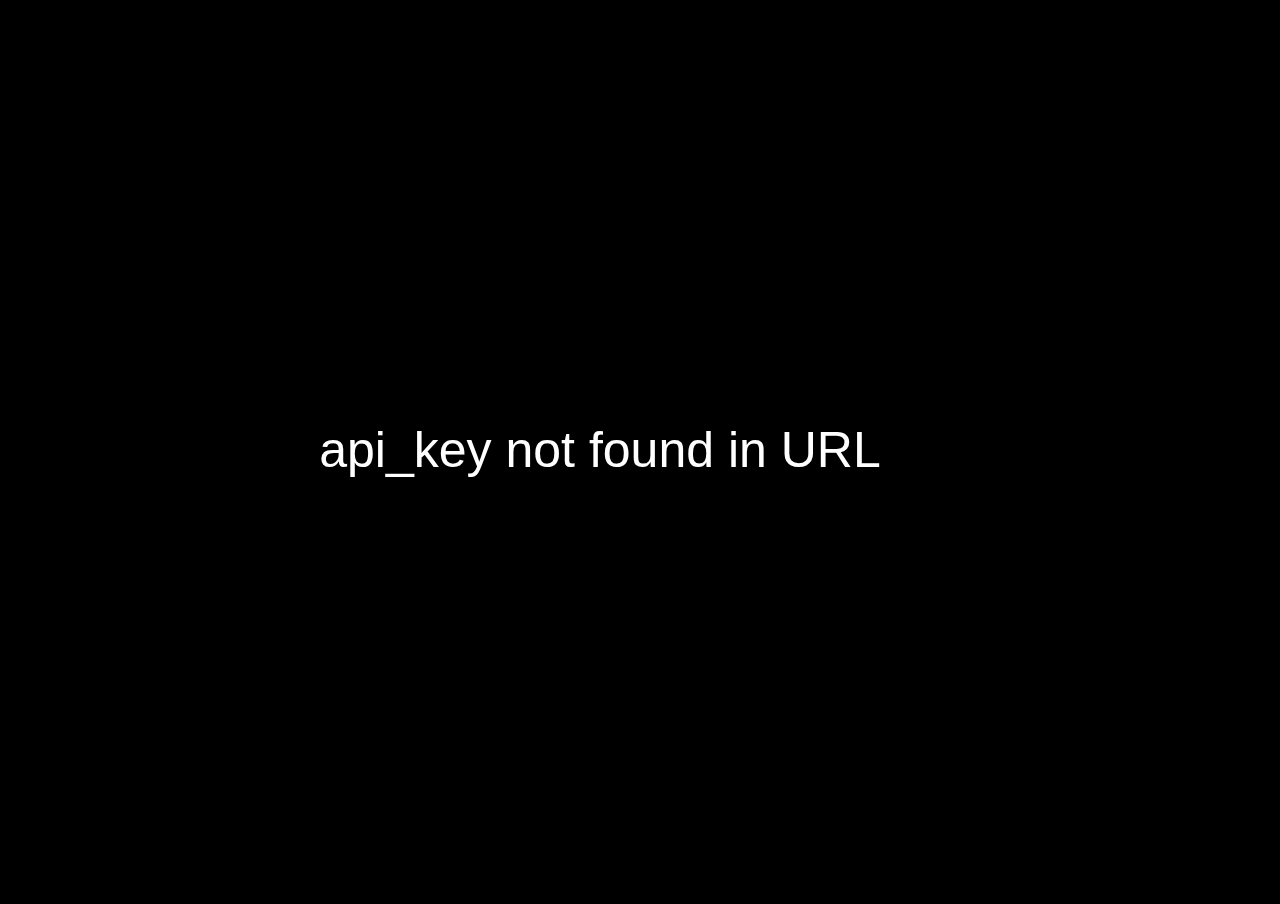
<file: wave-v1/index.html>
<!DOCTYPE html>
<html>
<head>
  <meta charset="UTF-8">
  <title>HardWave - Telegram Media Display</title>
  <style>
    * {
      margin: 0;
      padding: 0;
      box-sizing: border-box;
    }
    html, body {
      width: 100%;
      height: 100%;
      background: #000;
      overflow: hidden;
      padding-right: 40px;
      cursor: none;
    }
    iframe {
      width: 100%;
      height: 100%;
      border: none;
    }
    .key-display-overlay {
      position: fixed;
      top: 0;
      left: 0;
      width: 100%;
      height: 100%;
      display: flex;
      justify-content: center;
      align-items: center;
      pointer-events: none;
      z-index: 9999;
    }
    .key-display-text {
      font-size: 20vw;
      font-weight: bold;
      color: red;
      -webkit-text-stroke: 4px blue;
      text-stroke: 4px blue;
      paint-order: stroke fill;
      opacity: 0;
      transform: scale(1);
      transition: none;
      text-align: center;
      max-width: 90%;
    }
    .key-display-text.visible {
      opacity: 1;
      transform: scale(1);
    }
    .key-display-text.fading {
      opacity: 0;
      transform: scale(1.5);
      transition: opacity 0.8s ease-out, transform 0.8s ease-out;
    }
  </style>
</head>
<body>
  <div class="key-display-overlay"><div class="key-display-text" id="keyDisplay"></div></div>
  <iframe id="displayFrame" sandbox="allow-scripts" src="plugin-media-display.html"></iframe>

  <script>
    // ============================================================
    // CONFIG - All configurable constants in one place
    // ============================================================
    const CONFIG = {
      CHAT_NAME: '@xexecut_chat',
      TIMEZONE: 'Europe/Belgrade',

      // WebHID Device
      HID_VENDOR_ID: 0x239A,
      HID_PRODUCT_ID: 0x80B4,
      HID_USAGE_PAGE: 0xFF00,
      HID_USAGE: 0x01,
      HID_REPORT_ID: 0x04,
      HID_REPORT_LENGTH: 48,
      HID_TEXT_MAX_LENGTH: 46,

      // HID Commands
      CMD_RUNNING_TEXT: 0x10,
      CMD_TIME_SYNC: 0x12,
      CMD_RAW: 0x14,

      // Timing
      TIME_SYNC_INTERVAL_MS: 60 * 60 * 1000,
      POLL_TIMEOUT_SECONDS: 30,
      KEY_DISPLAY_DURATION_MS: 1000,
      KEY_FADE_DURATION_MS: 800,
    };

    // Plugin registry: name -> path
    const PLUGINS = {
      'media': 'plugin-media-display.html',
      'snake': 'plugin-snake.html',
    };

    const DEFAULT_PLUGIN = 'media';

    // Key mapping from hardware buttons
    const KEY_MAP = {
      'c': 'COOK',
      'C': 'COOK',
      'd': 'DEFROST',
      'D': 'DEFROST',
      'r': 'REHEAT',
      'R': 'REHEAT',
      'w': 'WAVES',
      'W': 'WAVES',
      't': 'TIME',
      'T': 'TIME',
      'e': 'ELEMENTS',
      'E': 'ELEMENTS',
      '+': 'PLUS',
      '-': 'MINUS',
      'z': 'TEN_MIN',
      'Z': 'TEN_MIN',
      'y': 'ONE_MIN',
      'Y': 'ONE_MIN',
      'x': 'TEN_SEC',
      'X': 'TEN_SEC',
      'Escape': 'STOP',
      'Enter': 'START',
    };

    const displayFrame = document.getElementById('displayFrame');
    const keyDisplayEl = document.getElementById('keyDisplay');

    // ============================================================
    // PluginManager - Load and manage plugins
    // ============================================================
    const PluginManager = (function() {
      let currentPlugin = DEFAULT_PLUGIN;
      let onLoadCallback = null;

      function getPluginList() {
        return Object.keys(PLUGINS);
      }

      function loadPlugin(nameOrUrl) {
        const pluginPath = PLUGINS[nameOrUrl] || nameOrUrl;
        currentPlugin = nameOrUrl;
        console.log('[PluginManager] Loading plugin:', nameOrUrl, '->', pluginPath);
        displayFrame.src = pluginPath;
      }

      function getCurrentPlugin() {
        return currentPlugin;
      }

      function setOnLoadCallback(callback) {
        onLoadCallback = callback;
      }

      function triggerOnLoad() {
        if (onLoadCallback) onLoadCallback();
      }

      displayFrame.addEventListener('load', () => {
        triggerOnLoad();
      });

      return { getPluginList, loadPlugin, getCurrentPlugin, setOnLoadCallback };
    })();

    // ============================================================
    // KeyDisplay - Key overlay handler (in parent)
    // ============================================================
    const KeyDisplay = (function() {
      let fadeTimeout = null;
      let removeTimeout = null;
      let enabled = false;

      function show(key) {
        if (!enabled) return;

        if (fadeTimeout) clearTimeout(fadeTimeout);
        if (removeTimeout) clearTimeout(removeTimeout);

        const displayName = KEY_MAP[key] || key.toUpperCase();
        keyDisplayEl.classList.remove('fading');
        keyDisplayEl.classList.remove('visible');
        keyDisplayEl.textContent = displayName;

        void keyDisplayEl.offsetWidth;

        keyDisplayEl.classList.add('visible');

        fadeTimeout = setTimeout(() => {
          keyDisplayEl.classList.add('fading');
          keyDisplayEl.classList.remove('visible');

          removeTimeout = setTimeout(() => {
            keyDisplayEl.classList.remove('fading');
          }, CONFIG.KEY_FADE_DURATION_MS);
        }, CONFIG.KEY_DISPLAY_DURATION_MS);
      }

      function setEnabled(value) {
        enabled = value;
        if (!enabled) {
          keyDisplayEl.classList.remove('visible', 'fading');
        }
      }

      return { show, setEnabled };
    })();

    // ============================================================
    // KeyboardCommands - WebHID hardware interface
    // ============================================================
    const KeyboardCommands = (function() {
      let dev = null;

      const MACCYRILLIC_LOOKUP = {
        0x2020: 0xA0, 0x00B0: 0xA1, 0x0490: 0xA2, 0x00A3: 0xA3, 0x00A7: 0xA4,
        0x2022: 0xA5, 0x00B6: 0xA6, 0x0406: 0xA7, 0x00AE: 0xA8, 0x00A9: 0xA9,
        0x2122: 0xAA, 0x0402: 0xAB, 0x0452: 0xAC, 0x2260: 0xAD, 0x0403: 0xAE,
        0x0453: 0xAF, 0x221E: 0xB0, 0x00B1: 0xB1, 0x2264: 0xB2, 0x2265: 0xB3,
        0x0456: 0xB4, 0x00B5: 0xB5, 0x0491: 0xB6, 0x0408: 0xB7, 0x0404: 0xB8,
        0x0454: 0xB9, 0x0407: 0xBA, 0x0457: 0xBB, 0x0409: 0xBC, 0x0459: 0xBD,
        0x040A: 0xBE, 0x045A: 0xBF, 0x0458: 0xC0, 0x0405: 0xC1, 0x00AC: 0xC2,
        0x221A: 0xC3, 0x0192: 0xC4, 0x2248: 0xC5, 0x2206: 0xC6, 0x00AB: 0xC7,
        0x00BB: 0xC8, 0x2026: 0xC9, 0x00A0: 0xCA, 0x040B: 0xCB, 0x045B: 0xCC,
        0x040C: 0xCD, 0x045C: 0xCE, 0x0455: 0xCF, 0x2013: 0xD0, 0x2014: 0xD1,
        0x201C: 0xD2, 0x201D: 0xD3, 0x2018: 0xD4, 0x2019: 0xD5, 0x00F7: 0xD6,
        0x201E: 0xD7, 0x040E: 0xD8, 0x045E: 0xD9, 0x040F: 0xDA, 0x045F: 0xDB,
        0x2116: 0xDC, 0x0401: 0xDD, 0x0451: 0xDE, 0x044F: 0xDF, 0x20AC: 0xFF,
      };

      function encode(text) {
        text = text + "";
        const payload = new Uint8Array(text.length);

        for (let i = 0; i < text.length; i++) {
          let code = text.charCodeAt(i);
          if (code >= 0x20 && code <= 0x7f) {
            payload[i] = code;
          } else if (code >= 0x0410 && code <= 0x042f) {
            payload[i] = code - 0x0390;
          } else if (code >= 0x0430 && code <= 0x044e) {
            payload[i] = code - 0x0350;
          } else {
            let macCode = MACCYRILLIC_LOOKUP[code];
            if (macCode === undefined) {
              throw new Error('Symbol not available in Mac encoding: 0x' + code.toString(16));
            }
            payload[i] = macCode;
          }
        }

        return payload;
      }

      function handleDisconnect(event) {
        if (dev && event.device === dev) {
          console.log('[KeyboardCommands] Device disconnected');
          dev = null;
        }
      }

      async function ensureDevice() {
        if (!("hid" in navigator)) throw new Error("WebHID not available");
        if (dev && dev.opened) return dev;

        const { HID_VENDOR_ID, HID_PRODUCT_ID, HID_USAGE_PAGE, HID_USAGE } = CONFIG;

        const granted = await navigator.hid.getDevices();
        dev = granted.find(d => d.vendorId === HID_VENDOR_ID && d.productId === HID_PRODUCT_ID) || null;

        if (!dev) {
          const picked = await navigator.hid.requestDevice({
            filters: [{ vendorId: HID_VENDOR_ID, productId: HID_PRODUCT_ID, usagePage: HID_USAGE_PAGE, usage: HID_USAGE }]
          });
          dev = picked?.[0] || null;
        }

        if (!dev) throw new Error("No device selected");
        if (!dev.opened) await dev.open();

        return dev;
      }

      function getCurrentTime() {
        const now = new Date();
        const parts = new Intl.DateTimeFormat("en-GB", {
          timeZone: CONFIG.TIMEZONE,
          year: "numeric",
          month: "2-digit",
          day: "2-digit",
          hour: "2-digit",
          minute: "2-digit",
          second: "2-digit",
          hour12: false,
        }).formatToParts(now);

        const map = Object.fromEntries(parts.filter(p => p.type !== "literal").map(p => [p.type, p.value]));
        const y = Number(map.year);
        const mo = Number(map.month);
        const d = Number(map.day);
        const h = Number(map.hour);
        const mi = Number(map.minute);
        const s = Number(map.second);

        return Math.floor(Date.UTC(y, mo - 1, d, h, mi, s) / 1000);
      }

      async function sendCommand(type, data) {
        const device = await ensureDevice();
        const payload = new Uint8Array(CONFIG.HID_REPORT_LENGTH);

        if (type === 'timeSync') {
          payload[0] = CONFIG.CMD_TIME_SYNC;
          const ts = data !== undefined ? data : getCurrentTime();
          const dv = new DataView(payload.buffer);
          dv.setUint32(1, ts >>> 0, true);
          console.log('[KeyboardCommands] Sending time sync:', ts, '(' + new Date(ts * 1000).toISOString() + ')');
        } else if (type === 'runningText') {
          payload[0] = CONFIG.CMD_RUNNING_TEXT;
          let bytes = encode(data || '');
          if (bytes.length > CONFIG.HID_TEXT_MAX_LENGTH) bytes = bytes.slice(0, CONFIG.HID_TEXT_MAX_LENGTH);
          payload.set(bytes, 1);
          payload[1 + bytes.length] = 0x00;
          console.log('[KeyboardCommands] Sending running text:', data);
        } else if (type === 'raw') {
          payload[0] = CONFIG.CMD_RAW;
          const digits = data.digits || [0, 0, 0, 0];
          const symbols = data.symbols || 0;
          payload[1] = digits[0] & 0x7F;
          payload[2] = digits[1] & 0x7F;
          payload[3] = digits[2] & 0x7F;
          payload[4] = digits[3] & 0x7F;
          payload[5] = symbols & 0xFF;
          payload[6] = (symbols >> 8) & 0x0F;
          console.log('[KeyboardCommands] Sending raw:', { digits, symbols });
        } else {
          throw new Error('Unknown command type: ' + type);
        }

        await device.sendReport(CONFIG.HID_REPORT_ID, payload);
      }

      if ("hid" in navigator) {
        navigator.hid.addEventListener('disconnect', handleDisconnect);
      }

      // Initial time sync
      (async () => {
        try {
          await sendCommand('timeSync');
          console.log('[KeyboardCommands] Initial time sync completed');
        } catch (e) {
          console.log('[KeyboardCommands] Initial time sync skipped (no device):', e.message);
        }
      })();

      // Periodic time sync
      setInterval(async () => {
        try {
          await sendCommand('timeSync');
          console.log('[KeyboardCommands] Periodic time sync completed');
        } catch (e) {
          console.log('[KeyboardCommands] Periodic time sync failed:', e.message);
        }
      }, CONFIG.TIME_SYNC_INTERVAL_MS);

      return { sendCommand, ensureDevice };
    })();

    // ============================================================
    // Handle messages from child iframe
    // ============================================================
    window.addEventListener('message', async (event) => {
      if (event.source !== displayFrame.contentWindow) return;

      const msg = event.data;
      if (!msg || !msg.type) return;

      if (msg.type === 'hid') {
        console.log('[Parent] Received HID command from child:', msg);
        try {
          if (msg.command === 'runningText') {
            await KeyboardCommands.sendCommand('runningText', msg.text);
            sendToChild({ type: 'hidResult', success: true, command: msg.command });
          } else if (msg.command === 'raw') {
            await KeyboardCommands.sendCommand('raw', { digits: msg.digits, symbols: msg.symbols });
            sendToChild({ type: 'hidResult', success: true, command: msg.command });
          }
        } catch (err) {
          console.error('[Parent] HID command failed:', err);
          sendToChild({ type: 'hidResult', success: false, command: msg.command, error: err.message });
        }
      } else if (msg.type === 'keyDisplayMode') {
        KeyDisplay.setEnabled(msg.enabled);
        console.log('[Parent] Key display mode:', msg.enabled ? 'on' : 'off');
      }
    });

    // ============================================================
    // Forward keypresses to child iframe
    // ============================================================
    document.addEventListener('keydown', (e) => {
      KeyDisplay.show(e.key);
      const description = KEY_MAP[e.key] || null;
      sendToChild({ type: 'keypress', key: e.key, description });
    });

    function sendToChild(msg) {
      displayFrame.contentWindow.postMessage(msg, '*');
    }

    // ============================================================
    // TelegramAPI - Telegram Bot API interface
    // ============================================================
    const TelegramAPI = (function() {
      let apiKey = null;

      function init(key) {
        apiKey = key;
      }

      async function sendReaction(chatId, messageId, emoji) {
        try {
          await fetch(`https://api.telegram.org/bot${apiKey}/setMessageReaction`, {
            method: 'POST',
            headers: { 'Content-Type': 'application/json' },
            body: JSON.stringify({
              chat_id: chatId,
              message_id: messageId,
              reaction: [{ type: 'emoji', emoji }]
            })
          });
        } catch (err) {
          console.error('[TelegramAPI] Failed to send reaction:', err);
        }
      }

      async function getFileUrl(fileId) {
        const res = await fetch(`https://api.telegram.org/bot${apiKey}/getFile?file_id=${fileId}`);
        const data = await res.json();
        if (!data.ok) {
          throw new Error('Telegram API error: ' + JSON.stringify(data));
        }
        console.log('[TelegramAPI] File fetched:', data.result.file_path);
        return `https://api.telegram.org/file/bot${apiKey}/${data.result.file_path}`;
      }

      async function getUpdates(offset) {
        const url = `https://api.telegram.org/bot${apiKey}/getUpdates?offset=${offset}&timeout=${CONFIG.POLL_TIMEOUT_SECONDS}`;
        const res = await fetch(url);
        return await res.json();
      }

      async function acknowledgeUpdate(offset) {
        const res = await fetch(`https://api.telegram.org/bot${apiKey}/getUpdates?offset=${offset}&timeout=0`);
        await res.json();
      }

      async function sendMessage(chatId, text) {
        try {
          await fetch(`https://api.telegram.org/bot${apiKey}/sendMessage`, {
            method: 'POST',
            headers: { 'Content-Type': 'application/json' },
            body: JSON.stringify({
              chat_id: chatId,
              text: text
            })
          });
        } catch (err) {
          console.error('[TelegramAPI] Failed to send message:', err);
        }
      }

      return { init, sendReaction, getFileUrl, getUpdates, acknowledgeUpdate, sendMessage };
    })();

    // ============================================================
    // Main Application
    // ============================================================
    (async function Main() {
      console.log('[INIT] Starting Telegram Updates viewer (parent frame)');

      // Parse URL parameters
      const params = new URLSearchParams(window.location.search);
      const queryKey = params.get('api_key');
      const keepAspectRatio = params.get('respect_aspect_ratio') === '1' || params.get('respect_aspect_ratio') === 'true';
      const requireUsername = params.get('require_username') === '1' || params.get('require_username') === 'true';
      const allowedChatId = params.get('chat_id') || null;
      const adminIdsParam = params.get('admin_ids');

      console.log('[CONFIG] URL parameters:', { hasApiKey: !!queryKey, keepAspectRatio, requireUsername, allowedChatId, adminIdsParam });

      // Validate required params
      if (!queryKey) {
        console.error('[CONFIG] No API key found in URL - aborting');
        PluginManager.setOnLoadCallback(() => sendToChild({ type: 'error', message: 'api_key not found in URL' }));
        return;
      }
      if (!allowedChatId) {
        console.error('[CONFIG] No chat_id found in URL - aborting');
        PluginManager.setOnLoadCallback(() => sendToChild({ type: 'error', message: 'chat_id not found in URL' }));
        return;
      }
      if (!adminIdsParam) {
        console.error('[CONFIG] No admin_ids found in URL - aborting');
        PluginManager.setOnLoadCallback(() => sendToChild({ type: 'error', message: 'admin_ids not found in URL' }));
        return;
      }

      const adminIds = adminIdsParam.split(',').map(id => parseInt(id.trim(), 10));
      TelegramAPI.init(queryKey);
      console.log('[CONFIG] API key loaded from URL');

      let offset = 0;

      // Display status from localStorage
      const DISPLAY_STATUS_KEY = 'hardwave_display_enabled';
      let displayEnabled = localStorage.getItem(DISPLAY_STATUS_KEY) !== 'off';
      console.log('[CONFIG] Display enabled:', displayEnabled);

      PluginManager.setOnLoadCallback(() => {
        sendToChild({ type: 'init', chatName: CONFIG.CHAT_NAME, keepAspectRatio });
        if (!displayEnabled) {
          sendToChild({ type: 'displayOff' });
        }
      });

      function isAdminCommand(message, commandText) {
        const isFromAdmin = message.from && adminIds.includes(message.from.id);
        const isForwarded = message.forward_from || message.forward_from_chat || message.forward_date || message.forward_origin;
        const isCommand = (message.text || '') === commandText;
        return isFromAdmin && !isForwarded && isCommand;
      }

      function isAdminCommandPrefix(message, commandPrefix) {
        const isFromAdmin = message.from && adminIds.includes(message.from.id);
        const isForwarded = message.forward_from || message.forward_from_chat || message.forward_date || message.forward_origin;
        const text = message.text || '';
        const isCommand = text === commandPrefix || text.startsWith(commandPrefix + ' ');
        return isFromAdmin && !isForwarded && isCommand;
      }

      function extractMediaInfo(message) {
        if (message.photo?.length > 0) {
          return { fileId: message.photo[message.photo.length - 1].file_id, isVideo: false };
        }
        if (message.animation) return { fileId: message.animation.file_id, isVideo: true };
        if (message.video) return { fileId: message.video.file_id, isVideo: true };
        if (message.video_note) return { fileId: message.video_note.file_id, isVideo: true };
        return null;
      }

      async function processUpdate(update) {
        console.log('[POLL] Processing update:', { update_id: update.update_id });

        const message = update.message;
        if (!message) {
          console.log('[POLL] Skipping update - no message field present');
          return;
        }

        const isFromAdmin = message.from && adminIds.includes(message.from.id);

        // Handle admin commands in parent
        if (isAdminCommand(message, '/off')) {
          console.log('[COMMAND] /off triggered by admin:', message.from.id);
          displayEnabled = false;
          localStorage.setItem(DISPLAY_STATUS_KEY, 'off');
          sendToChild({ type: 'displayOff' });
          await TelegramAPI.sendReaction(message.chat.id, message.message_id, '👀');
          return;
        }

        if (isAdminCommand(message, '/on')) {
          console.log('[COMMAND] /on triggered by admin:', message.from.id);
          displayEnabled = true;
          localStorage.setItem(DISPLAY_STATUS_KEY, 'on');
          sendToChild({ type: 'displayOn' });
          await TelegramAPI.sendReaction(message.chat.id, message.message_id, '👀');
          return;
        }

        if (isAdminCommand(message, '/reload')) {
          console.log('[COMMAND] /reload triggered by admin:', message.from.id);
          await TelegramAPI.sendReaction(message.chat.id, message.message_id, '👀');
          await TelegramAPI.acknowledgeUpdate(update.update_id + 1);
          console.log('[COMMAND] Reload acknowledged, reloading page...');
          location.reload();
          return;
        }

        if (isAdminCommandPrefix(message, '/plugin')) {
          const text = message.text || '';
          const arg = text.substring('/plugin'.length).trim();

          if (!arg) {
            // List available plugins
            const plugins = PluginManager.getPluginList();
            const current = PluginManager.getCurrentPlugin();
            const list = plugins.map(p => (p === current ? `* ${p}` : `  ${p}`)).join('\n');
            await TelegramAPI.sendMessage(message.chat.id, `Available plugins:\n${list}\n\nUsage: /plugin <name|url>`);
            await TelegramAPI.sendReaction(message.chat.id, message.message_id, '👀');
          } else {
            // Load plugin by name or URL
            console.log('[COMMAND] /plugin triggered by admin:', message.from.id, 'arg:', arg);
            PluginManager.loadPlugin(arg);
            await TelegramAPI.sendReaction(message.chat.id, message.message_id, '👀');
          }
          return;
        }

        // When display is off, ignore non-admin messages
        if (!displayEnabled && !isFromAdmin) {
          console.log('[POLL] Skipping - display is off and message is from non-admin');
          return;
        }

        // Filter checks
        if (allowedChatId && String(message.chat.id) !== allowedChatId) {
          console.log('[POLL] Skipping - chat_id mismatch');
          return;
        }
        if (requireUsername && !message.from.username) {
          console.log('[POLL] Skipping - user has no username');
          return;
        }
        if (message.has_media_spoiler) {
          console.log('[POLL] Skipping - has media spoiler');
          return;
        }

        const sender = message.from.first_name + (message.from.username ? ' @' + message.from.username : '');
        const text = message.text || message.caption || '';
        const media = extractMediaInfo(message);

        // Send command text to child if starts with /
        if (text.startsWith('/')) {
          sendToChild({
            type: 'command',
            text: text,
            sender: sender,
            isAdmin: isFromAdmin,
            chatId: message.chat.id,
            messageId: message.message_id
          });
        }

        // Process and send media to child
        if (media && displayEnabled) {
          try {
            const fileUrl = await TelegramAPI.getFileUrl(media.fileId);
            const payload = {
              type: 'media',
              sender: sender,
              isAdmin: isFromAdmin
            };
            if (media.isVideo) {
              payload.videoUrl = fileUrl;
            } else {
              payload.photoUrl = fileUrl;
            }
            sendToChild(payload);
            await TelegramAPI.sendReaction(message.chat.id, message.message_id, '👀');
          } catch (err) {
            console.error('[Parent] Failed to fetch/display media:', err);
          }
        }
      }

      async function pollUpdates() {
        while (true) {
          console.log('[POLL] Starting long-poll with offset:', offset);
          try {
            const data = await TelegramAPI.getUpdates(offset);

            if (data.ok && data.result.length > 0) {
              console.log('[POLL] Received', data.result.length, 'update(s)');
              for (const update of data.result) {
                await processUpdate(update);
                offset = update.update_id + 1;
              }
            } else if (data.ok) {
              console.log('[POLL] No new updates (timeout reached)');
            } else {
              console.error('[POLL] API returned error:', data);
            }
          } catch (e) {
            console.error('[POLL] Polling error:', e);
          }
        }
      }

      // Listen for reaction requests from child (added to main message handler above)
      window.addEventListener('message', async (event) => {
        if (event.source !== displayFrame.contentWindow) return;
        const msg = event.data;
        if (msg?.type === 'reaction') {
          await TelegramAPI.sendReaction(msg.chatId, msg.messageId, msg.emoji);
        }
      });

      console.log('[INIT] Starting polling loop');
      await pollUpdates();
    })();
  </script>
</body>
</html>
</file>
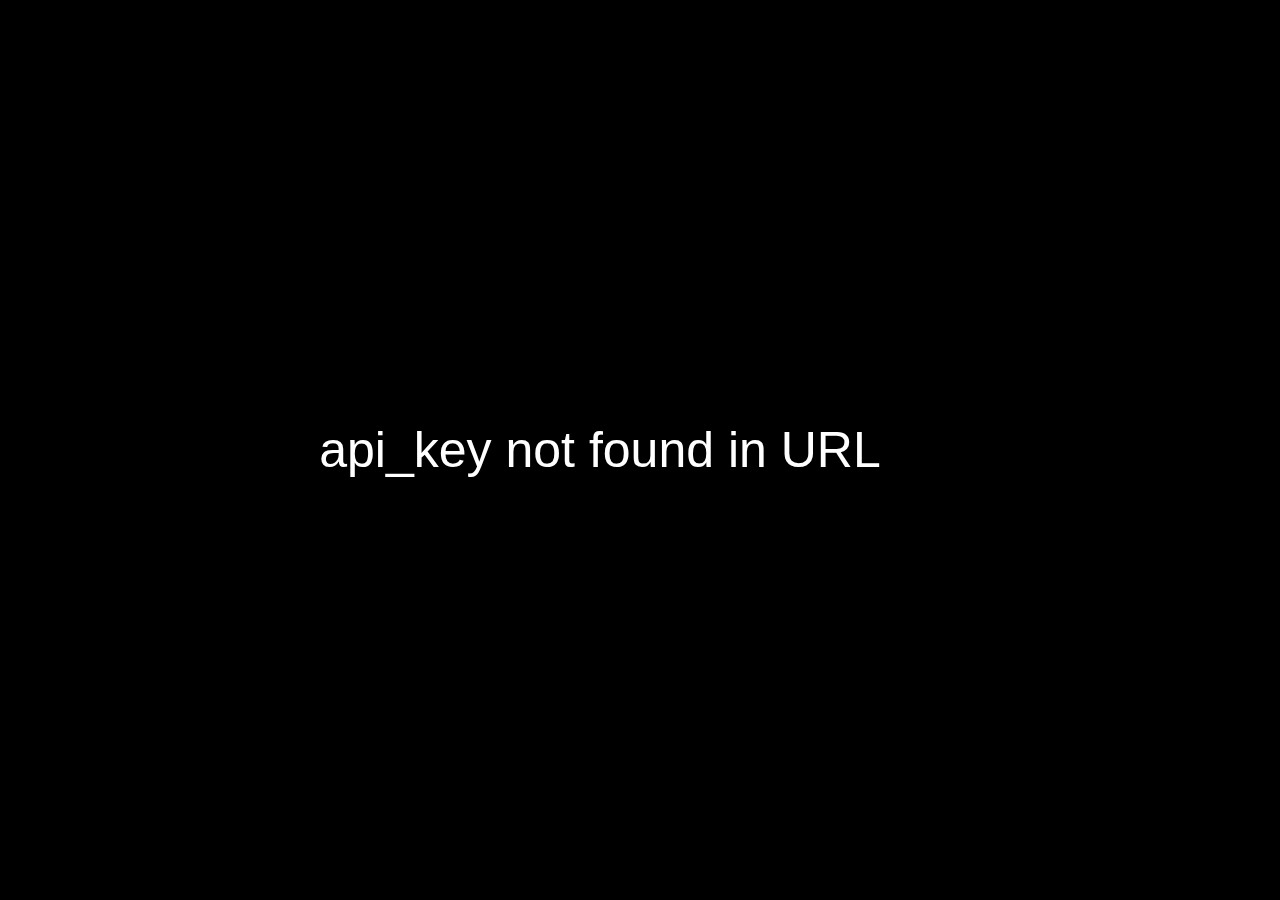
<file: www/index.html>
<!DOCTYPE html>
<html>
<head>
  <meta charset="UTF-8">
  <title>Telegram Updates</title>
  <style>
    * {
      margin: 0;
      padding: 0;
      box-sizing: border-box;
    }
    html, body {
      width: 100%;
      height: 100%;
      font-family: sans-serif;
      background: #000;
      color: #fff;
      overflow: hidden;
      padding-right: 40px;
    }
    .welcome {
      display: flex;
      justify-content: center;
      align-items: center;
      width: 100%;
      height: 100%;
      font-size: 50px;
      text-align: center;
    }
    .photo-view {
      display: none;
      flex-direction: column;
      width: 100%;
      height: 100%;
    }
    .header {
      display: flex;
      justify-content: space-between;
      align-items: center;
      padding: 20px;
      flex-shrink: 0;
    }
    .sender {
      font-size: 50px;
      font-weight: bold;
    }
    .bot-name {
      font-size: 50px;
    }
    .image-container {
      flex: 1;
      display: flex;
      justify-content: center;
      align-items: center;
      overflow: hidden;
    }
    .image-container img,
    .image-container video {
      width: 100%;
      height: 100%;
      object-fit: fill;
    }
    .image-container.keep-aspect img,
    .image-container.keep-aspect video {
      object-fit: contain;
    }
    #video {
      display: none;
    }
    .photo-view {
      cursor: none;
    }
  </style>
</head>
<body>
  <div class="welcome" id="welcome">send media in @xexecut_chat</div>

  <div class="photo-view" id="photoView">
    <div class="header">
      <div class="sender" id="sender"></div>
      <div class="bot-name">send media in @xexecut_chat</div>
    </div>
    <div class="image-container">
      <img id="photo" src="" alt="Photo">
      <video id="video" src="" autoplay loop muted playsinline></video>
    </div>
  </div>

  <script>
    (function() {
      console.log('[INIT] Starting Telegram Updates viewer');

      const params = new URLSearchParams(window.location.search);
      const queryKey = params.get('api_key');
      const keepAspectRatio = params.get('respect_aspect_ratio') === '1' || params.get('respect_aspect_ratio') === 'true';
      const allowedChatId = params.get('chat_id') || null;

      console.log('[CONFIG] URL parameters:', {
        hasApiKey: !!queryKey,
        keepAspectRatio,
        allowedChatId
      });

      if (!queryKey) {
        console.error('[CONFIG] No API key found in URL - aborting');
        document.body.innerHTML = '<div class="welcome">api_key not found in URL</div>';
        return;
      }

      if (!allowedChatId) {
        console.error('[CONFIG] No chat_id found in URL - aborting');
        document.body.innerHTML = '<div class="welcome">chat_id not found in URL</div>';
        return;
      }

      const apiKey = queryKey;
      console.log('[CONFIG] API key loaded from URL');

      const welcomeEl = document.getElementById('welcome');
      const photoViewEl = document.getElementById('photoView');
      const senderEl = document.getElementById('sender');
      const photoEl = document.getElementById('photo');
      const videoEl = document.getElementById('video');
      const imageContainerEl = document.querySelector('.image-container');

      if (keepAspectRatio) {
        imageContainerEl.classList.add('keep-aspect');
      }

      let offset = 0;

      function displayUpdate(update) {
        console.log('[DISPLAY] Processing update:', { update_id: update.update_id });
        console.log('[DISPLAY] Full JSON:', JSON.stringify(update, null, 2));

        const message = update.message;
        if (!message) {
          console.log('[DISPLAY] Skipping update - no message field present');
          return;
        }

        console.log('[DISPLAY] Message received:', {
          message_id: message.message_id,
          chat_id: message.chat.id,
          from: message.from.first_name,
          has_photo: !!(message.photo && message.photo.length > 0),
          has_video: !!message.video
        });

        // Filter by chat_id if specified
        if (allowedChatId && String(message.chat.id) !== allowedChatId) {
          console.log('[DISPLAY] Skipping message - chat_id filter mismatch:', {
            expected: allowedChatId,
            actual: message.chat.id
          });
          return;
        }

        // Filter out users without username
        if (!message.from.username) {
          console.log('[DISPLAY] Skipping message - user has no username:', {
            from: message.from.first_name,
            user_id: message.from.id
          });
          return;
        }

        const sender = message.from.first_name + (message.from.username ? ' @' + message.from.username : '');
        let fileId = null;
        let isVideo = false;

        if (message.photo && message.photo.length > 0) {
          fileId = message.photo[message.photo.length - 1].file_id;
          isVideo = false;
          console.log('[DISPLAY] Detected PHOTO, using largest size:', {
            photo_sizes_count: message.photo.length,
            selected_file_id: fileId
          });
        } else if (message.animation) {
          fileId = message.animation.file_id;
          isVideo = true;
          console.log('[DISPLAY] Detected GIF/ANIMATION:', { file_id: fileId });
        } else if (message.video) {
          fileId = message.video.file_id;
          isVideo = true;
          console.log('[DISPLAY] Detected VIDEO:', { file_id: fileId });
        }

        if (!fileId) {
          console.log('[DISPLAY] Message has no photo, video, or animation - ignoring');
        }

        if (fileId) {
          console.log('[DISPLAY] Fetching file from Telegram API...');
          fetch(`https://api.telegram.org/bot${apiKey}/getFile?file_id=${fileId}`)
            .then(res => res.json())
            .then(data => {
              if (data.ok) {
                const fileUrl = `https://api.telegram.org/file/bot${apiKey}/${data.result.file_path}`;
                console.log('[DISPLAY] File fetched successfully:', {
                  file_path: data.result.file_path,
                  isVideo
                });

                welcomeEl.style.display = 'none';
                photoViewEl.style.display = 'flex';
                senderEl.textContent = sender;

                if (isVideo) {
                  console.log('[DISPLAY] Rendering as VIDEO element');
                  photoEl.style.display = 'none';
                  photoEl.src = '';
                  videoEl.style.display = 'block';
                  videoEl.src = fileUrl;
                } else {
                  console.log('[DISPLAY] Rendering as IMG element');
                  videoEl.pause();
                  videoEl.src = '';
                  videoEl.style.display = 'none';
                  photoEl.style.display = 'block';
                  photoEl.src = fileUrl;
                }
              } else {
                console.error('[DISPLAY] Telegram API error:', data);
              }
            })
            .catch(err => {
              console.error('[DISPLAY] Failed to fetch file:', err);
            });
        }
      }

      async function pollUpdates() {
        console.log('[POLL] Starting long-poll request with offset:', offset);
        try {
          const url = `https://api.telegram.org/bot${apiKey}/getUpdates?offset=${offset}&timeout=30`;
          const res = await fetch(url);
          const data = await res.json();

          if (data.ok && data.result.length > 0) {
            console.log('[POLL] Received', data.result.length, 'update(s)');
            for (const update of data.result) {
              console.log('[POLL] Processing update_id:', update.update_id);
              displayUpdate(update);
              offset = update.update_id + 1;
              console.log('[POLL] Updated offset to:', offset);
            }
          } else if (data.ok) {
            console.log('[POLL] No new updates (timeout reached)');
          } else {
            console.error('[POLL] API returned error:', data);
          }
        } catch (e) {
          console.error('[POLL] Polling error:', e);
        }

        console.log('[POLL] Scheduling next poll...');
        pollUpdates();
      }

      console.log('[INIT] Starting polling loop');
      pollUpdates();
    })();
  </script>
</body>
</html>
</file>
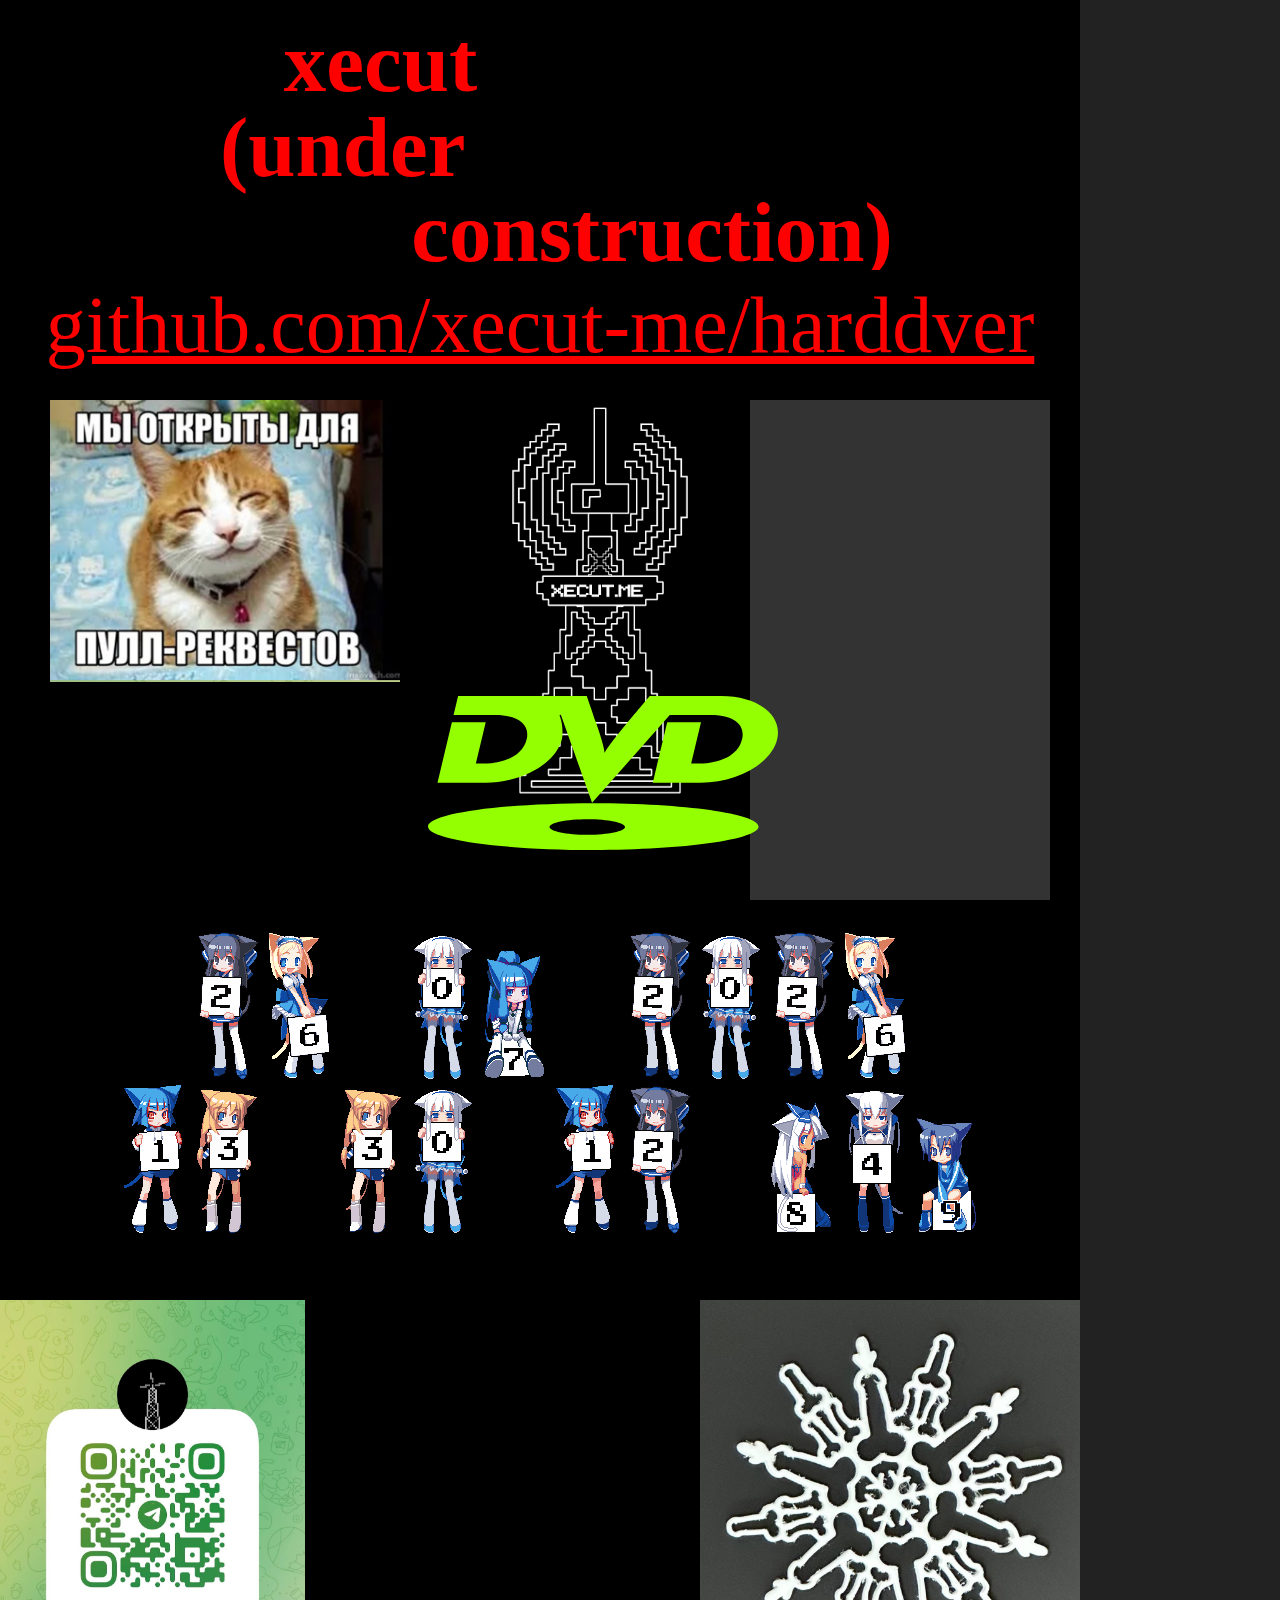
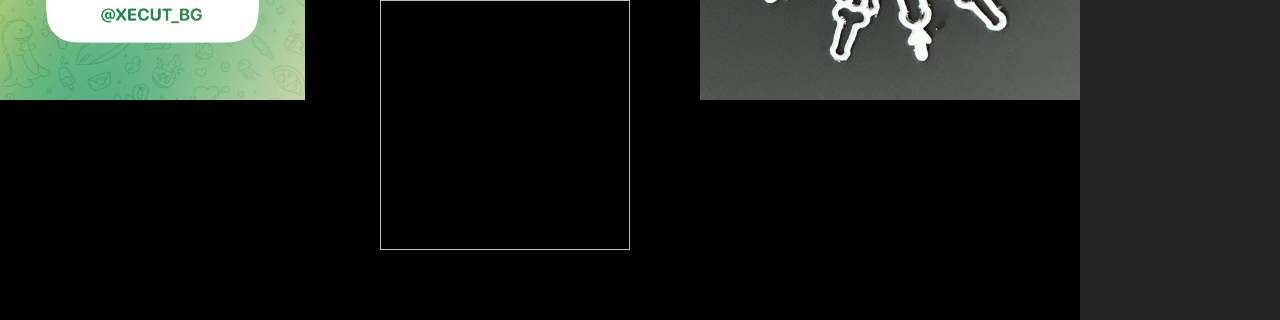
<file: harddver/static/index.html>
<!DOCTYPE html>
<html>

<head>
    <meta charset="utf-8" />
    <meta http-equiv="Content-Security-Policy"
        content="default-src 'self' *.xecut.me xecut.me; style-src 'self' 'unsafe-inline'; img-src 'self' data:" />
    <link rel="stylesheet" href="./main.css" />
</head>

<body>
    <div class="screen">
        <!-- top/bottom, left/right и width, height пожалуйста задавайте в html, чтобы было видно что где -->

        <div class="widget widget-caption" style="top: 20px;left: 220px;width: 760px;height: 250px;">
            &nbsp;&nbsp;&nbsp;xecut<br>
            (under<br>
            &nbsp;&nbsp;&nbsp;&nbsp;&nbsp;&nbsp;&nbsp;&nbsp;&nbsp;construction)
        </div>

        <div class="widget widget-pull-request" style="top: 280px;left: 0px;width: 1080px;height: 100px;">
            github.com/xecut-me/harddver
        </div>

        <div class="widget open-a-pr" style="top: 400px;left: 50px;width: 350px;height: 300px;">
            <img src="./img/pr.png" style="max-width: 100%; max-height: 100%;">
        </div>

        <div class="widget widget-xecut" style="top: 400px;left: 500px;width: 200px;height: 400px;">
            <img src="./img/xecut.png" class="image">
        </div>

        <div class="widget widget-chat" style="top: 400px;left: 750px;width: 300px;height: 500px;"></div>

        <div class="widget widget-temperature" style="top: 700px;left: 20px;width: 500px;height: 80px;"></div>

        <div class="widget widget-co2" style="top: 830px;left: 200px;width: 530px;height: 50px;"></div>

        <div class="widget widget-devices" style="top: 880px;left: 400px;width: 530px;height: 50px;"></div>

        <div class="widget widget-clock" style="top: 930px;left: 100px;width: 900px;height: 310px;">
            <div>
                <div class="clock-item clock-digit"></div>
                <div class="clock-item clock-digit"></div>
                <div class="clock-item"></div>
                <div class="clock-item clock-digit"></div>
                <div class="clock-item clock-digit"></div>
                <div class="clock-item"></div>
                <div class="clock-item clock-digit"></div>
                <div class="clock-item clock-digit"></div>
                <div class="clock-item clock-digit"></div>
                <div class="clock-item clock-digit"></div>
            </div>
            <div>
                <div class="clock-item clock-digit"></div>
                <div class="clock-item clock-digit"></div>
                <div class="clock-item"></div>
                <div class="clock-item clock-digit"></div>
                <div class="clock-item clock-digit"></div>
                <div class="clock-item"></div>
                <div class="clock-item clock-digit"></div>
                <div class="clock-item clock-digit"></div>
                <div class="clock-item"></div>
                <div class="clock-item clock-digit"></div>
                <div class="clock-item clock-digit"></div>
                <div class="clock-item clock-digit"></div>
            </div>
        </div>

        <div class="widget widget-tg" style="top: 1300px;left: 0px;width: 305px;height: 400px;">
            <img src="./img/xecut_tg.jpg" class="image">
        </div>

        <div class="widget widget-camera" style="top: 1300px;left: 350px;width: 400px;height: 400px;">
            <video class="camera" autoplay="" playsinline=""></video>
        </div>

        <div class="widget widget-snowflake" style="top: 1300px;left: 700px;width: 400px;height: 400px;">
            <img src="./img/snowflake.jpg" class="image">
        </div>

        <div class="widget widget-ai-token" style="top: 1600px;left: 380px;width: 250px;height: 250px;">
            <img class="ai-token"></img>
        </div>

        <div class="widget widget-dvd" style="top: 100px; left: 100px; width: 350px; height: 158px; color: red">
            <svg xmlns="http://www.w3.org/2000/svg" width="100%" height="100%" viewBox="0 0 1058.4 465.84">
                <path fill="red" id="dvd"
                    d="m91.053 0-13.719 57.707 102.28 0.039063h24c65.747 0 105.91 26.44 94.746 73.4-12.147 51.133-69.613 73.4-130.67 73.4h-22.947l29.787-125.45h-102.27l-43.521 183.2h145.05c109.07 0 212.76-57.573 231.01-131.15 3.3467-13.507 2.8806-47.253-5.3594-67.359-0.21299-0.787-0.42594-1.4-1.1855-3-0.293-0.653-0.56012-3.6412 1.1465-4.2812 0.947-0.36 2.7069 1.4944 2.9336 2.041 0.853 2.24 1.5059 3.9062 1.5059 3.9062l92.293 260.6 234.97-265.21 99.535-0.089844h24c65.76 0 106.25 26.44 95.092 73.4-12.147 51.133-69.947 73.4-131 73.4h-22.959l29.799-125.47h-102.27l-43.533 183.21h145.07c109.05 0 213.48-57.4 231-131.15 17.52-73.75-59.107-131.15-168.69-131.15h-216.4s-57.319 67.88-67.959 80.693c-57.12 68.787-67.241 87.226-68.961 91.986 0.24-4.8-1.8138-23.412-26.174-92.959-6.48-18.52-27.359-79.721-27.359-79.721h-389.25zm408.77 324.16c-276.04 0-499.83 31.72-499.83 70.84s223.79 70.84 499.83 70.84c276.04 0 499.83-31.72 499.83-70.84s-223.79-70.84-499.83-70.84zm-18.094 48.627c63.04 0 114.13 10.573 114.13 23.613s-51.095 23.613-114.13 23.613c-63.027 0-114.13-10.573-114.13-23.613s51.106-23.613 114.13-23.613z" />
            </svg>
        </div>
    </div>

    <script src="./main.js"></script>
</body>

</html>
</file>
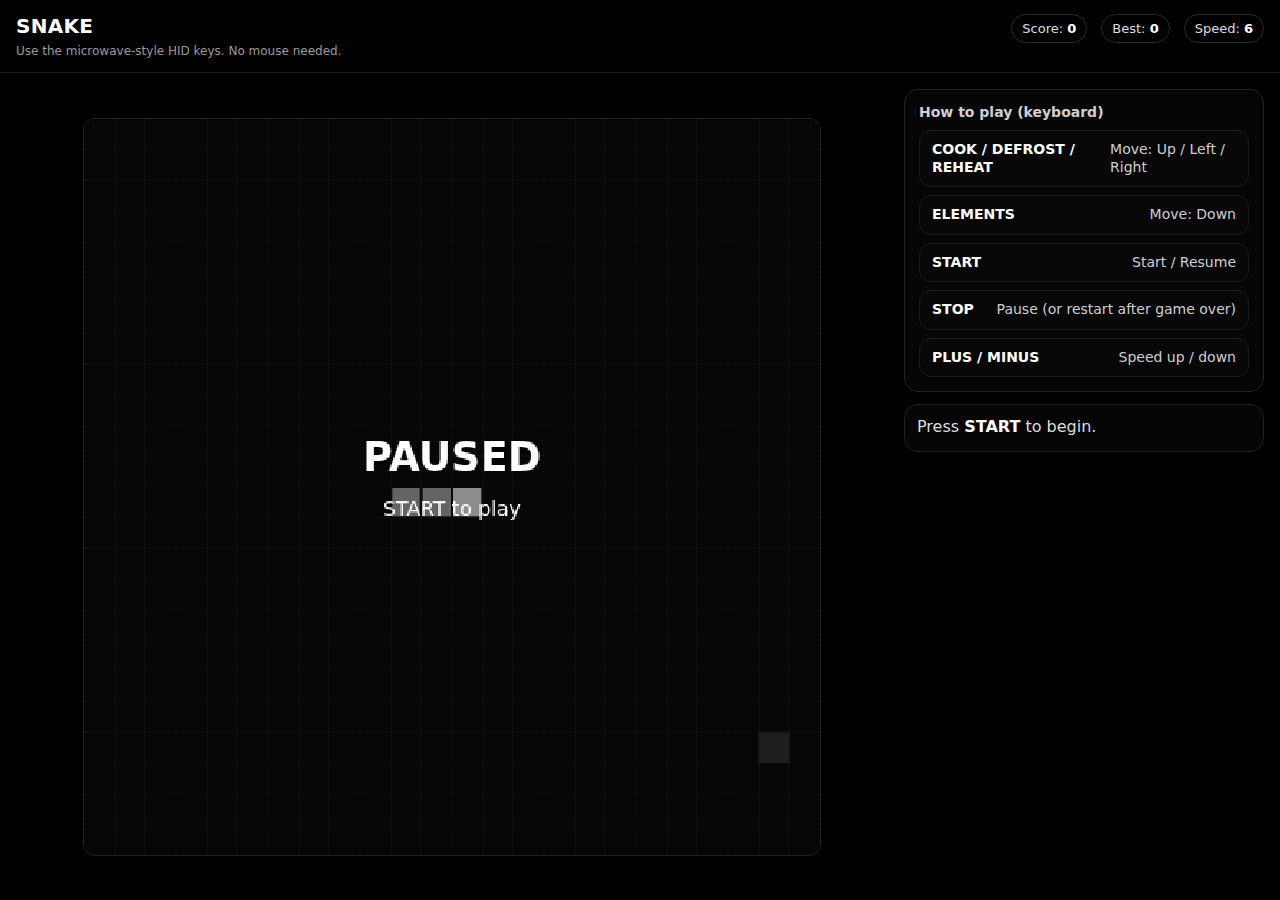
<file: wave-v1/plugin-snake.html>
<!DOCTYPE html>
<html>
<head>
  <meta charset="UTF-8" />
  <title>Snake</title>
  <style>
    *{margin:0;padding:0;box-sizing:border-box}
    html,body{width:100%;height:100%;background:#000;color:#fff;overflow:hidden;font-family:system-ui,-apple-system,Segoe UI,Roboto,Arial,sans-serif}
    #wrap{height:100%;display:flex;flex-direction:column}
    #top{padding:14px 16px;display:flex;align-items:flex-start;justify-content:space-between;gap:16px;border-bottom:1px solid #1a1a1a}
    #title{font-weight:700;font-size:20px;letter-spacing:.3px}
    #hud{display:flex;gap:14px;align-items:baseline;flex-wrap:wrap;justify-content:flex-end}
    .pill{border:1px solid #2a2a2a;border-radius:999px;padding:6px 10px;font-size:13px;color:#ddd}
    .pill b{color:#fff}
    #main{flex:1;display:flex;gap:16px;padding:16px;min-height:0}
    #left{flex:1;display:flex;align-items:center;justify-content:center;min-width:0}
    canvas{width:min(82vh, 72vw);height:min(82vh, 72vw);max-width:100%;max-height:100%;image-rendering:pixelated;border:1px solid #222;background:#070707;border-radius:12px}
    #right{width:min(360px, 34vw);min-width:240px;display:flex;flex-direction:column;gap:12px}
    #card{border:1px solid #222;border-radius:14px;padding:14px;background:#050505}
    #card h2{font-size:14px;color:#cfcfcf;margin-bottom:10px;font-weight:650}
    #keys{display:grid;grid-template-columns:1fr;gap:8px;font-size:14px;line-height:1.25}
    .row{display:flex;justify-content:space-between;gap:10px;border:1px solid #1c1c1c;border-radius:12px;padding:10px 12px;background:#070707}
    .k{font-weight:700;color:#fff}
    .d{color:#cfcfcf}
    #msg{border:1px solid #222;border-radius:14px;padding:12px;background:#050505;color:#ddd;min-height:48px}
    #msg b{color:#fff}
    #small{color:#9a9a9a;font-size:12px;margin-top:6px}
    @media (max-width:800px){
      #main{flex-direction:column}
      #right{width:100%;min-width:0}
      canvas{width:min(66vh, 94vw);height:min(66vh, 94vw)}
    }
  </style>
</head>
<body>
  <div id="wrap">
    <div id="top">
      <div>
        <div id="title">SNAKE</div>
        <div id="small">Use the microwave-style HID keys. No mouse needed.</div>
      </div>
      <div id="hud">
        <div class="pill">Score: <b id="score">0</b></div>
        <div class="pill">Best: <b id="best">0</b></div>
        <div class="pill">Speed: <b id="spd">6</b></div>
      </div>
    </div>

    <div id="main">
      <div id="left"><canvas id="c" width="512" height="512"></canvas></div>
      <div id="right">
        <div id="card">
          <h2>How to play (keyboard)</h2>
          <div id="keys">
            <div class="row"><div class="k">COOK / DEFROST / REHEAT</div><div class="d">Move: Up / Left / Right</div></div>
            <div class="row"><div class="k">ELEMENTS</div><div class="d">Move: Down</div></div>
            <div class="row"><div class="k">START</div><div class="d">Start / Resume</div></div>
            <div class="row"><div class="k">STOP</div><div class="d">Pause (or restart after game over)</div></div>
            <div class="row"><div class="k">PLUS / MINUS</div><div class="d">Speed up / down</div></div>
          </div>
        </div>
        <div id="msg">Press <b>START</b> to begin.</div>
      </div>
    </div>
  </div>

  <script>
    const $ = (id)=>document.getElementById(id);
    const c = $("c"), g = c.getContext("2d");
    const scoreEl = $("score"), bestEl = $("best"), spdEl = $("spd"), msgEl = $("msg");

    function sendToParent(m){ window.parent.postMessage(m,"*"); }
    function sayHW(t){
      sendToParent({type:"hid",command:"runningText",text:String(t).slice(0,46)});
    }
    function hwTime(){
      const t = String(Math.max(0, Math.min(9999, timeLeft|0))).padStart(4,"0");
      sendToParent({type:"hid",command:"runningText",text:`${t} ${paused? "PAUSE": gameOver? "OVER":"TIME"}`.slice(0,46)});
    }

    const N = 24;
    const CELL = c.width / N;

    let best = 0;
    try { best = +localStorage.getItem("snake_best") || 0; } catch(e){}
    bestEl.textContent = best;

    let speed = 6;
    let tickMs = Math.round(1000 / speed);

    let snake, dir, nextDir, food, score, paused, gameOver, acc, last;
    let timeLeft = 99;

    function rndCell(){
      return {x:(Math.random()*N)|0, y:(Math.random()*N)|0};
    }
    function eq(a,b){ return a.x===b.x && a.y===b.y; }

    function placeFood(){
      let f;
      for(;;){
        f = rndCell();
        let ok = true;
        for(const s of snake){ if(eq(s,f)){ ok=false; break; } }
        if(ok) break;
      }
      food = f;
    }

    function reset(){
      snake = [{x:(N/2)|0,y:(N/2)|0},{x:((N/2)-1)|0,y:(N/2)|0},{x:((N/2)-2)|0,y:(N/2)|0}];
      dir = {x:1,y:0};
      nextDir = {x:1,y:0};
      score = 0;
      paused = true;
      gameOver = false;
      acc = 0;
      last = performance.now();
      timeLeft = 99;
      placeFood();
      scoreEl.textContent = score;
      msgEl.innerHTML = 'Press <b>START</b> to begin.';
      sayHW("SNAKE 0000 START");
      draw();
    }

    function setSpeed(v){
      speed = Math.max(2, Math.min(14, v|0));
      tickMs = Math.round(1000 / speed);
      spdEl.textContent = speed;
      sayHW(`SPEED ${speed} SCORE ${String(score).padStart(4,"0")}`.slice(0,46));
    }

    function setDir(nx,ny){
      if(gameOver) return;
      const nd = {x:nx,y:ny};
      if(nd.x===-dir.x && nd.y===-dir.y) return;
      nextDir = nd;
    }

    function startGame(){
      if(gameOver){ reset(); }
      if(paused){
        paused = false;
        msgEl.textContent = "Playing. STOP pauses.";
        sayHW(`GO ${String(score).padStart(4,"0")} SPD ${speed}`.slice(0,46));
      }
    }

    function pauseGame(){
      if(gameOver){ reset(); return; }
      paused = !paused;
      msgEl.innerHTML = paused ? 'Paused. Press <b>START</b> to resume.' : "Playing. STOP pauses.";
      sayHW(paused ? `PAUSE ${String(score).padStart(4,"0")}` : `GO ${String(score).padStart(4,"0")}`);
    }

    function step(){
      dir = nextDir;
      const head = snake[0];
      const nh = {x: head.x + dir.x, y: head.y + dir.y};

      if(nh.x<0) nh.x = N-1;
      else if(nh.x>=N) nh.x = 0;
      if(nh.y<0) nh.y = N-1;
      else if(nh.y>=N) nh.y = 0;

      for(let i=0;i<snake.length;i++){
        if(eq(snake[i], nh)){
          gameOver = true;
          paused = true;
          msgEl.innerHTML = `Game over. Score <b>${score}</b>. Press <b>STOP</b> to restart.`;
          sayHW(`OVER ${String(score).padStart(4,"0")} BEST ${String(best).padStart(4,"0")}`.slice(0,46));
          return;
        }
      }

      snake.unshift(nh);

      if(eq(nh, food)){
        score++;
        scoreEl.textContent = score;
        if(score>best){
          best = score;
          bestEl.textContent = best;
          try { localStorage.setItem("snake_best", String(best)); } catch(e){}
        }
        timeLeft = Math.min(9999, timeLeft + 12);
        placeFood();
        sayHW(`SCORE ${String(score).padStart(4,"0")} BEST ${String(best).padStart(4,"0")}`.slice(0,46));
      }else{
        snake.pop();
      }
    }

    function draw(){
      g.clearRect(0,0,c.width,c.height);

      g.fillStyle = "#0b0b0b";
      g.fillRect(0,0,c.width,c.height);

      g.strokeStyle = "rgba(255,255,255,0.05)";
      g.lineWidth = 1;
      for(let i=1;i<N;i++){
        const p = i*CELL;
        g.beginPath(); g.moveTo(p,0); g.lineTo(p,c.height); g.stroke();
        g.beginPath(); g.moveTo(0,p); g.lineTo(c.width,p); g.stroke();
      }

      g.fillStyle = "#fff";
      g.globalAlpha = 0.18;
      g.fillRect(food.x*CELL, food.y*CELL, CELL, CELL);
      g.globalAlpha = 1;

      for(let i=snake.length-1;i>=0;i--){
        const s = snake[i];
        const t = i===0 ? 1 : 0.7;
        g.globalAlpha = t;
        g.fillRect(s.x*CELL+1, s.y*CELL+1, CELL-2, CELL-2);
      }
      g.globalAlpha = 1;

      if(paused){
        g.fillStyle = "rgba(0,0,0,0.45)";
        g.fillRect(0,0,c.width,c.height);
        g.fillStyle = "#fff";
        g.font = "700 28px system-ui,-apple-system,Segoe UI,Roboto,Arial";
        g.textAlign = "center";
        g.textBaseline = "middle";
        g.fillText(gameOver ? "GAME OVER" : "PAUSED", c.width/2, c.height/2 - 18);
        g.font = "14px system-ui,-apple-system,Segoe UI,Roboto,Arial";
        g.fillText(gameOver ? "STOP to restart" : "START to play", c.width/2, c.height/2 + 16);
      }
    }

    function loop(now){
      const dt = Math.min(100, now - last);
      last = now;

      if(!paused && !gameOver){
        acc += dt;
        while(acc >= tickMs){
          acc -= tickMs;
          step();
          timeLeft -= 1;
          if(timeLeft <= 0){
            gameOver = true;
            paused = true;
            msgEl.innerHTML = `Time! Score <b>${score}</b>. Press <b>STOP</b> to restart.`;
            sayHW(`TIME ${String(score).padStart(4,"0")} BEST ${String(best).padStart(4,"0")}`.slice(0,46));
            break;
          }
          if((timeLeft % 5) === 0) hwTime();
        }
      }
      draw();
      requestAnimationFrame(loop);
    }

    window.addEventListener("message", (event) => {
      const msg = event.data;
      if(!msg || !msg.type) return;

      if(msg.type === "error"){
        msgEl.textContent = String(msg.message || "Error");
        sayHW(("ERR " + String(msg.message||"")).slice(0,46));
        return;
      }

      if(msg.type === "hidResult"){
        if(msg.success === false){
          msgEl.textContent = "HID error: " + (msg.error || msg.command || "unknown");
        }
        return;
      }

      if(msg.type === "keypress"){
        const d = msg.description || "";
        const k = msg.key || "";

        if(d === "START" || k === "Enter"){ startGame(); return; }
        if(d === "STOP" || k === "Escape"){ pauseGame(); return; }

        if(d === "PLUS" || k === "+"){ setSpeed(speed+1); return; }
        if(d === "MINUS" || k === "-"){ setSpeed(speed-1); return; }

        if(d === "COOK"){ setDir(0,-1); return; }
        if(d === "DEFROST"){ setDir(-1,0); return; }
        if(d === "REHEAT"){ setDir(1,0); return; }
        if(d === "ELEMENTS"){ setDir(0,1); return; }

        if(k === "ArrowUp") setDir(0,-1);
        else if(k === "ArrowLeft") setDir(-1,0);
        else if(k === "ArrowRight") setDir(1,0);
        else if(k === "ArrowDown") setDir(0,1);
      }
    });

    reset();
    requestAnimationFrame(loop);
  </script>
</body>
</html>
</file>
<file: harddver/static/main.css>
body {
    margin: 0;
    cursor: none;
    user-select: none;
    overflow: hidden;
    background: #222;
}

@keyframes drift {
    0% {
        transform: rotate(-2.55deg) scale(0.95);
    }

    25% {
        transform: rotate(0deg) scale(1);
    }

    50% {
        transform: rotate(2.55deg) scale(0.95);
    }

    75% {
        transform: rotate(0deg) scale(1);
    }

    100% {
        transform: rotate(-2.55deg) scale(0.95);
    }
}

.screen {
    position: relative;
    width: 1080px;
    height: 1920px;
    background-color: black;
    animation: drift 60s linear infinite;
    overflow: hidden;
}

.widget {
    position: absolute;
    overflow: hidden;
}

.widget-caption {
    color: red;
    font-size: 85px;
    font-weight: bold;
    line-height: 1;
}

.widget-clock {
    display: flex;
    flex-direction: column;
    align-items: center;
}

.clock-digit {
    background-image: url('./img/digits.png');
    background-repeat: no-repeat;
}

.clock-item {
    width: 68px;
    height: 150px;
    display: inline-block;
}

.image {
    height: 400px;
}

.widget-camera {
    transform: rotate(-90deg);
}

.camera {
    width: 400px;
    transform: scaleY(-1);
    filter: brightness(3);
}

.widget-backdoor {
    background: red;
    padding: 1em;
    text-decoration: line-through;
    font-weight: bold;
}

.widget-backdoor.hidden {
    display: none;
}

.widget-chat {
    position: absolute;
    background-color: #333;
    color: white;
    overflow-x: hidden;
    font-size: 20px;
    word-wrap: break-word;
    overflow-y: auto;
}

.widget-chat::-webkit-scrollbar {
    display: none;
}

.widget-pull-request {
    color: red;
    font-size: 80px;
    text-decoration: underline;
    text-align: center;
}

.widget-temperature {
    color: green;
    font-size: 70px;
}

.widget-co2 {
    color: white;
    font-size: 40px;
}

.widget-devices {
    color: white;
    font-size: 30px;
}

.ai-token {
    width: 250px;
    height: 250px;
}
</file>
